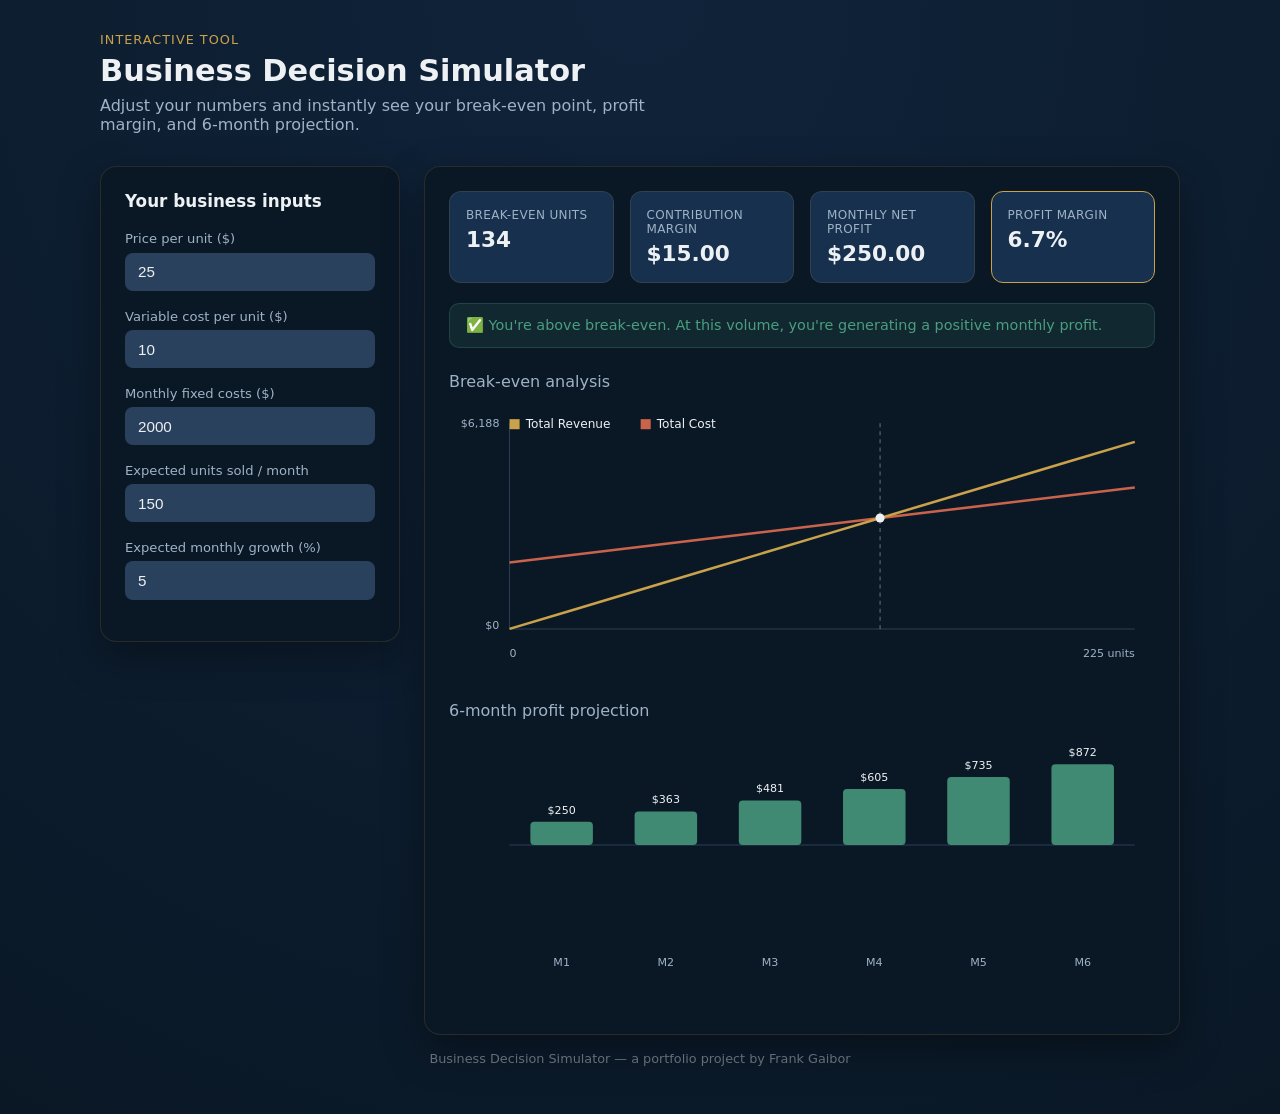
<file: index.html>
<!DOCTYPE html>
<html lang="en">
<head>
  <meta charset="UTF-8" />
  <meta name="viewport" content="width=device-width, initial-scale=1.0" />
  <title>Business Decision Simulator | Frank Gaibor</title>
  <link rel="stylesheet" href="style.css" />
</head>
<body>
  <div class="app">
    <header class="app__header">
      <div>
        <p class="app__eyebrow">Interactive tool</p>
        <h1>Business Decision Simulator</h1>
        <p class="app__subtitle">
          Adjust your numbers and instantly see your break-even point, profit
          margin, and 6-month projection.
        </p>
      </div>
    </header>

    <div class="layout">
      <section class="panel panel--inputs">
        <h2>Your business inputs</h2>

        <div class="field">
          <label for="price">Price per unit ($)</label>
          <input type="number" id="price" min="0" step="0.01" value="25" />
        </div>

        <div class="field">
          <label for="variableCost">Variable cost per unit ($)</label>
          <input type="number" id="variableCost" min="0" step="0.01" value="10" />
        </div>

        <div class="field">
          <label for="fixedCosts">Monthly fixed costs ($)</label>
          <input type="number" id="fixedCosts" min="0" step="1" value="2000" />
        </div>

        <div class="field">
          <label for="unitsSold">Expected units sold / month</label>
          <input type="number" id="unitsSold" min="0" step="1" value="150" />
        </div>

        <div class="field">
          <label for="growthRate">Expected monthly growth (%)</label>
          <input type="number" id="growthRate" step="0.1" value="5" />
        </div>
      </section>

      <section class="panel panel--results">
        <div class="results-grid">
          <div class="stat-card">
            <span class="stat-card__label">Break-even units</span>
            <span class="stat-card__value" id="breakEvenUnits">0</span>
          </div>
          <div class="stat-card">
            <span class="stat-card__label">Contribution margin</span>
            <span class="stat-card__value" id="contributionMargin">$0.00</span>
          </div>
          <div class="stat-card">
            <span class="stat-card__label">Monthly net profit</span>
            <span class="stat-card__value" id="netProfit">$0.00</span>
          </div>
          <div class="stat-card stat-card--highlight">
            <span class="stat-card__label">Profit margin</span>
            <span class="stat-card__value" id="profitMargin">0%</span>
          </div>
        </div>

        <div class="status-banner" id="statusBanner"></div>

        <div class="chart-block">
          <h3>Break-even analysis</h3>
          <div id="breakEvenChart" class="chart-svg"></div>
        </div>

        <div class="chart-block">
          <h3>6-month profit projection</h3>
          <div id="projectionChart" class="chart-svg"></div>
        </div>
      </section>
    </div>
  </div>

  <footer class="credit">
    Business Decision Simulator — a portfolio project by Frank Gaibor
  </footer>

  <script src="script.js"></script>
</body>
</html>
</file>
<file: style.css>
:root {
  --navy: #10233a;
  --navy-deep: #0a1826;
  --navy-soft: #16304d;
  --gold: #c9a24b;
  --ivory: #eef1f4;
  --slate: #29415c;
  --muted: #9fb2c6;
  --danger: #c9634b;
  --success: #4b9d7f;
}

* {
  box-sizing: border-box;
  margin: 0;
  padding: 0;
}

body {
  background: radial-gradient(circle at top, var(--navy) 0%, var(--navy-deep) 100%);
  color: var(--ivory);
  font-family: 'Segoe UI', system-ui, -apple-system, sans-serif;
  padding: 2rem 1.25rem 3rem;
}

.app {
  max-width: 1080px;
  margin: 0 auto;
}

.app__header {
  margin-bottom: 2rem;
}

.app__eyebrow {
  color: var(--gold);
  font-size: 0.8rem;
  text-transform: uppercase;
  letter-spacing: 0.08em;
  margin-bottom: 0.4rem;
}

.app__header h1 {
  font-size: 1.9rem;
  margin-bottom: 0.5rem;
}

.app__subtitle {
  color: var(--muted);
  max-width: 560px;
}

.layout {
  display: grid;
  grid-template-columns: 300px 1fr;
  gap: 1.5rem;
  align-items: start;
}

.panel {
  background: var(--navy-deep);
  border: 1px solid rgba(201, 162, 75, 0.15);
  border-radius: 16px;
  padding: 1.5rem;
  box-shadow: 0 15px 40px rgba(0,0,0,0.35);
}

.panel--inputs h2 {
  font-size: 1.05rem;
  margin-bottom: 1.25rem;
  color: var(--ivory);
}

.field {
  display: flex;
  flex-direction: column;
  gap: 0.4rem;
  margin-bottom: 1.1rem;
}

.field label {
  font-size: 0.82rem;
  color: var(--muted);
}

.field input {
  background: var(--slate);
  border: 1px solid transparent;
  border-radius: 8px;
  padding: 0.6rem 0.75rem;
  color: var(--ivory);
  font-size: 0.95rem;
}

.field input:focus {
  outline: none;
  border-color: var(--gold);
}

.results-grid {
  display: grid;
  grid-template-columns: repeat(auto-fit, minmax(150px, 1fr));
  gap: 1rem;
  margin-bottom: 1.25rem;
}

.stat-card {
  background: var(--navy-soft);
  border: 1px solid rgba(201, 162, 75, 0.15);
  border-radius: 12px;
  padding: 1rem;
}

.stat-card--highlight {
  border-color: var(--gold);
}

.stat-card__label {
  display: block;
  font-size: 0.75rem;
  color: var(--muted);
  text-transform: uppercase;
  letter-spacing: 0.03em;
}

.stat-card__value {
  display: block;
  font-size: 1.35rem;
  font-weight: 600;
  margin-top: 0.3rem;
}

.status-banner {
  padding: 0.8rem 1rem;
  border-radius: 10px;
  font-size: 0.9rem;
  margin-bottom: 1.5rem;
  background: rgba(75, 157, 127, 0.12);
  color: var(--success);
  border: 1px solid rgba(75, 157, 127, 0.25);
}

.status-banner.status-banner--warning {
  background: rgba(201, 99, 75, 0.12);
  color: var(--danger);
  border-color: rgba(201, 99, 75, 0.25);
}

.chart-block {
  margin-bottom: 2rem;
}

.chart-svg {
  width: 100%;
}

.chart-block h3 {
  font-size: 1rem;
  color: var(--muted);
  margin-bottom: 0.75rem;
  font-weight: 500;
}

.credit {
  text-align: center;
  color: rgba(238, 241, 244, 0.4);
  font-size: 0.8rem;
  margin-top: 1rem;
}

@media (max-width: 780px) {
  .layout {
    grid-template-columns: 1fr;
  }
}
</file>
